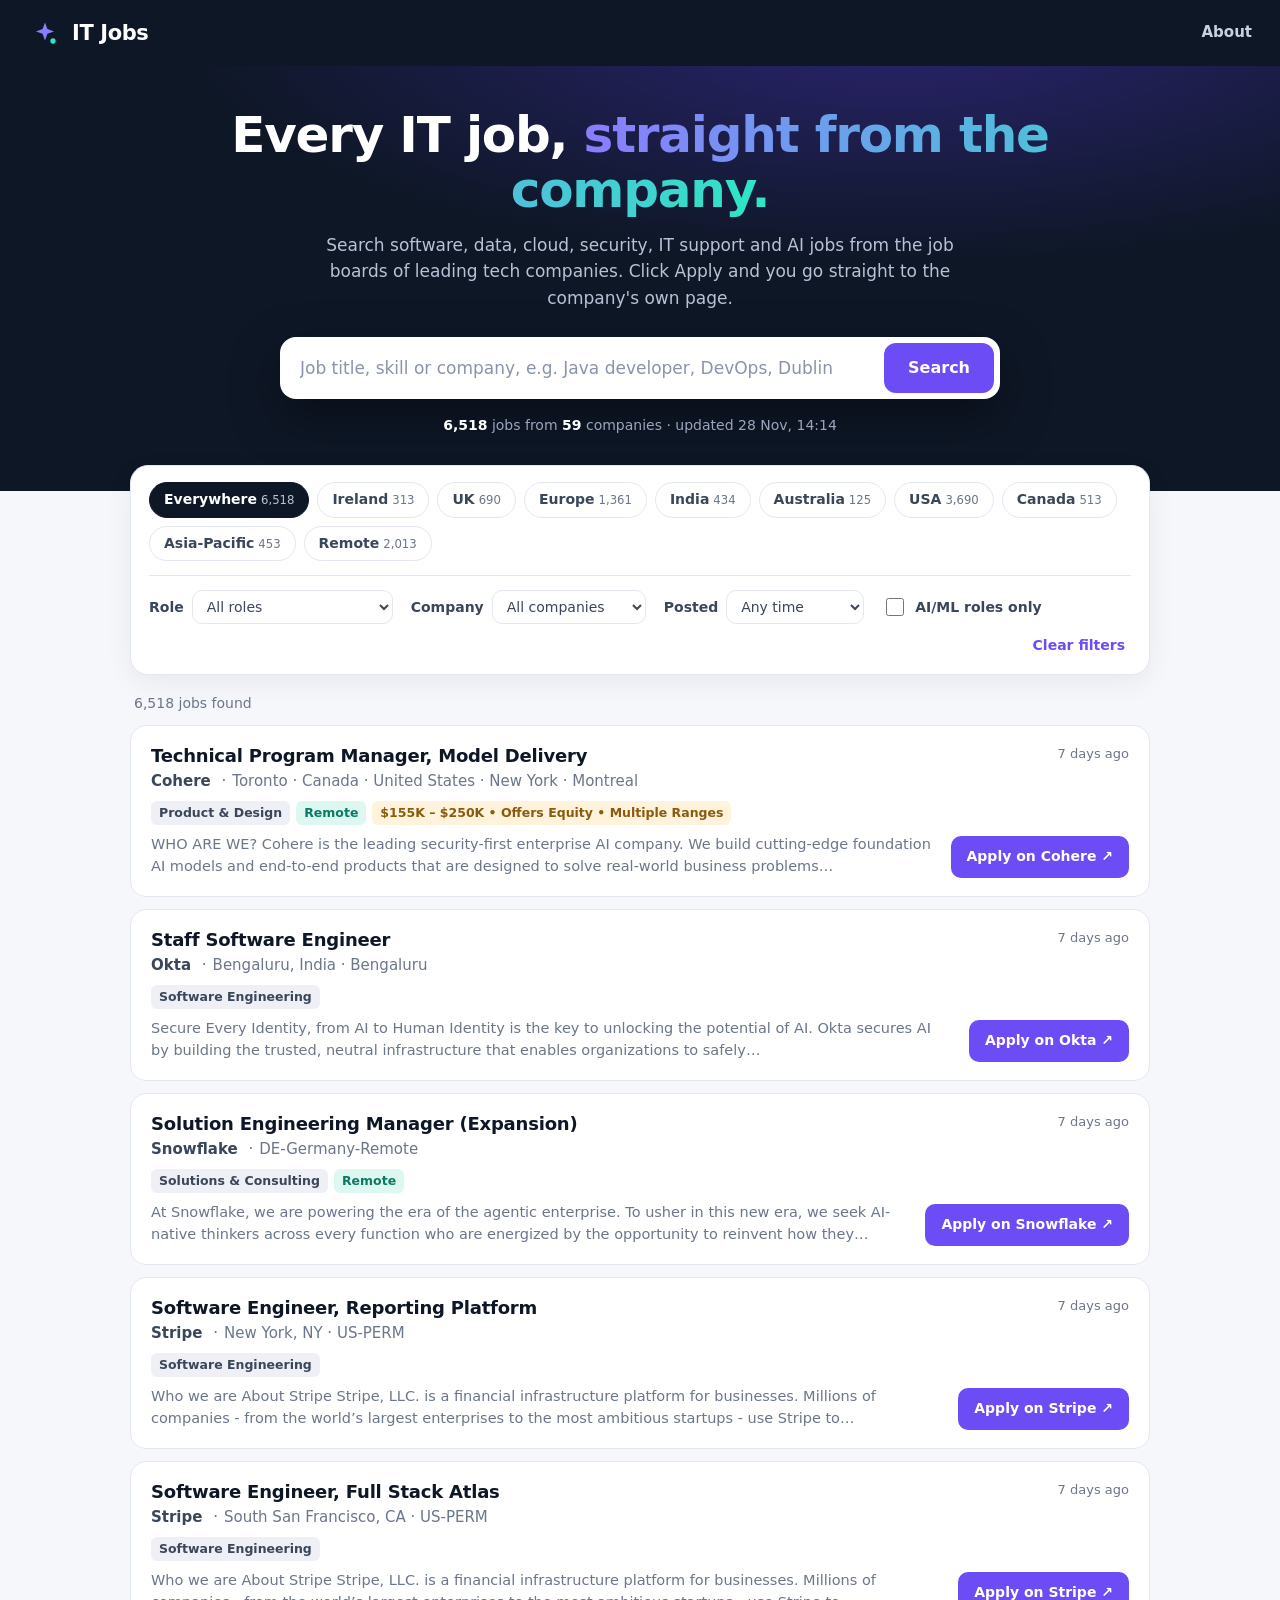
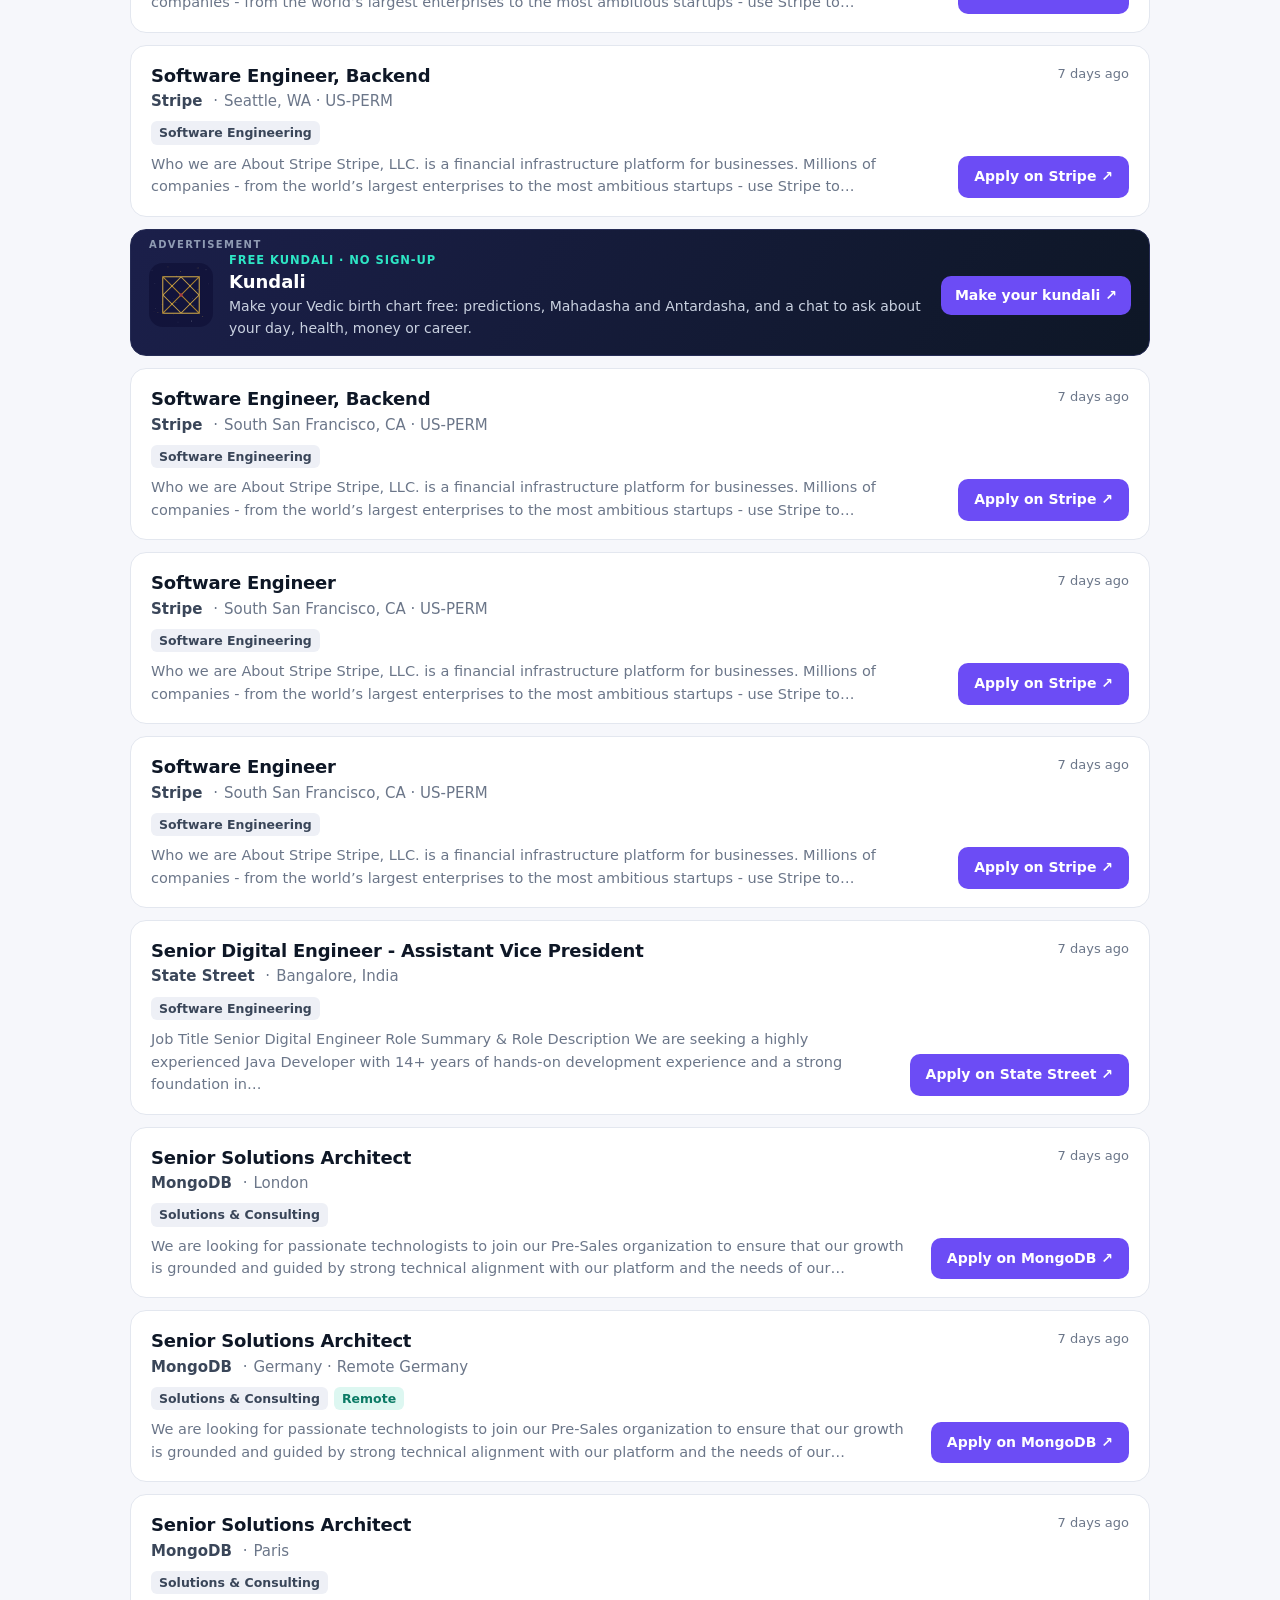
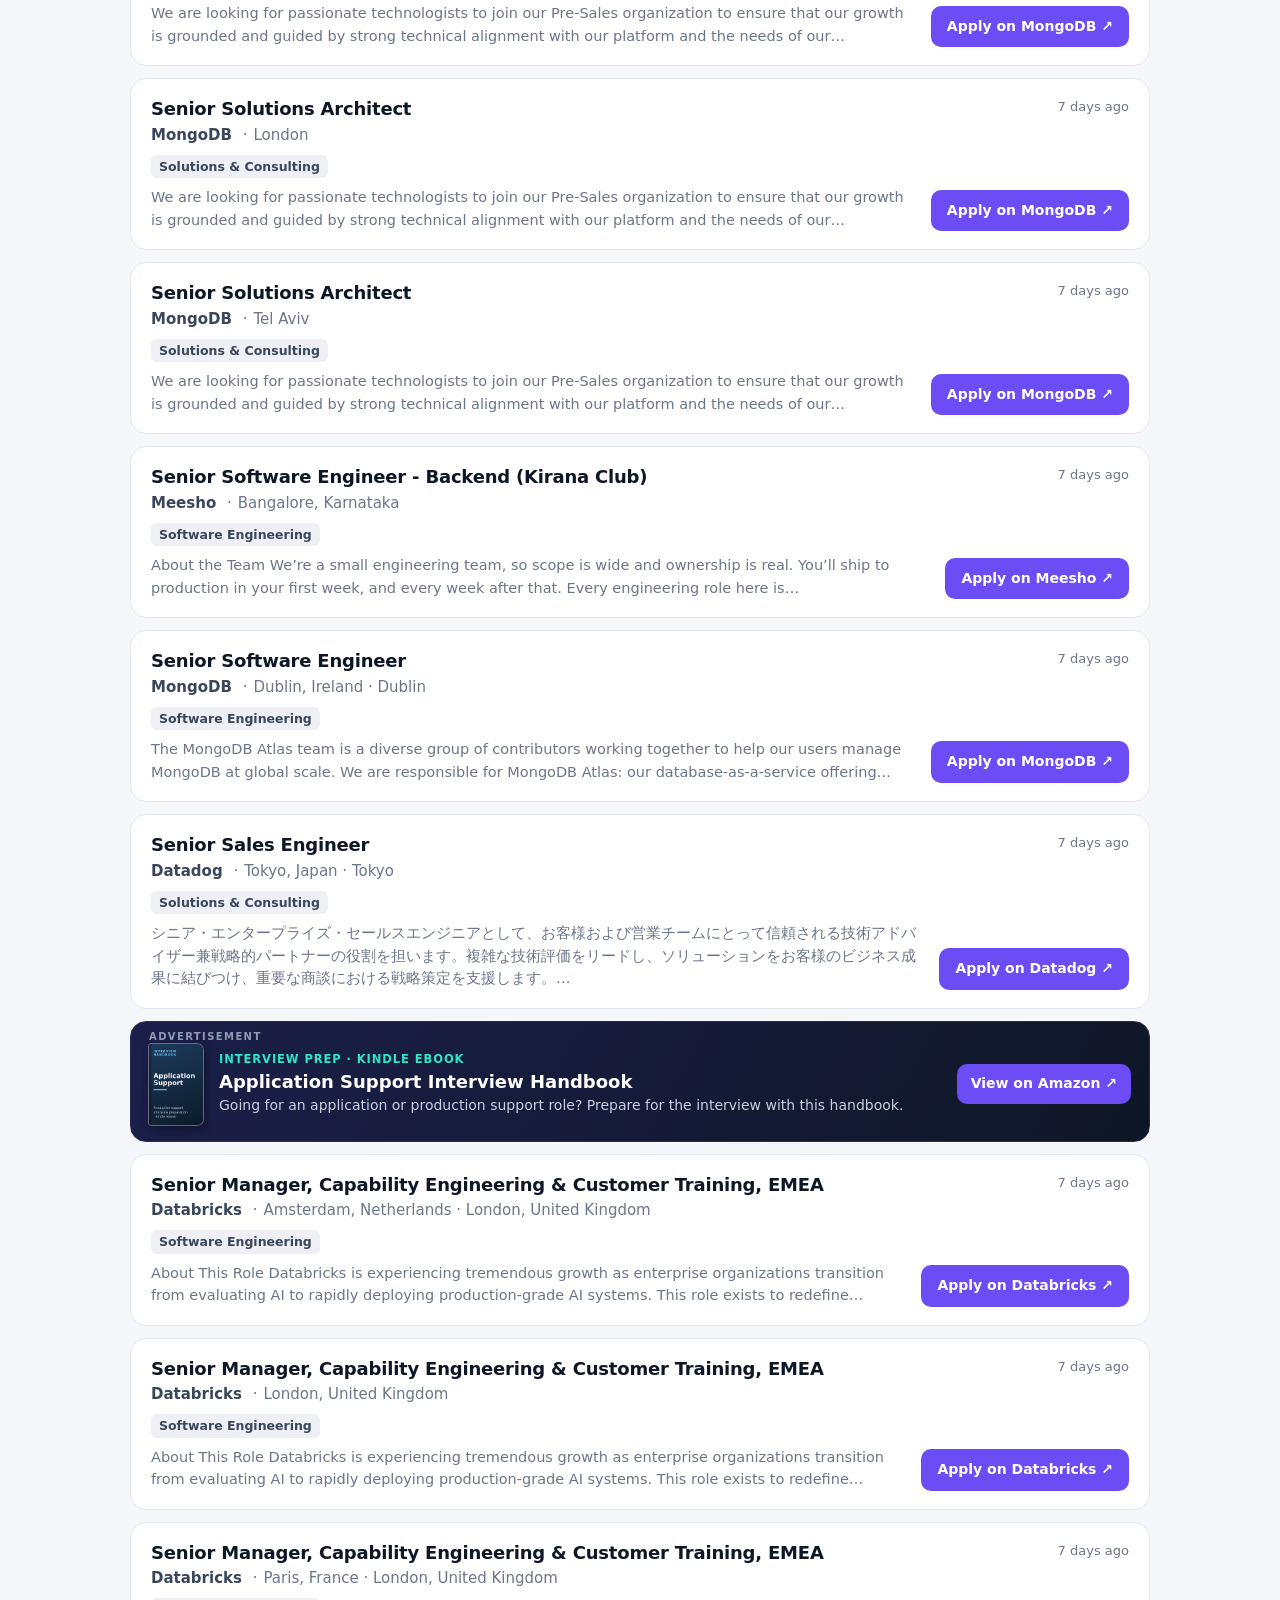
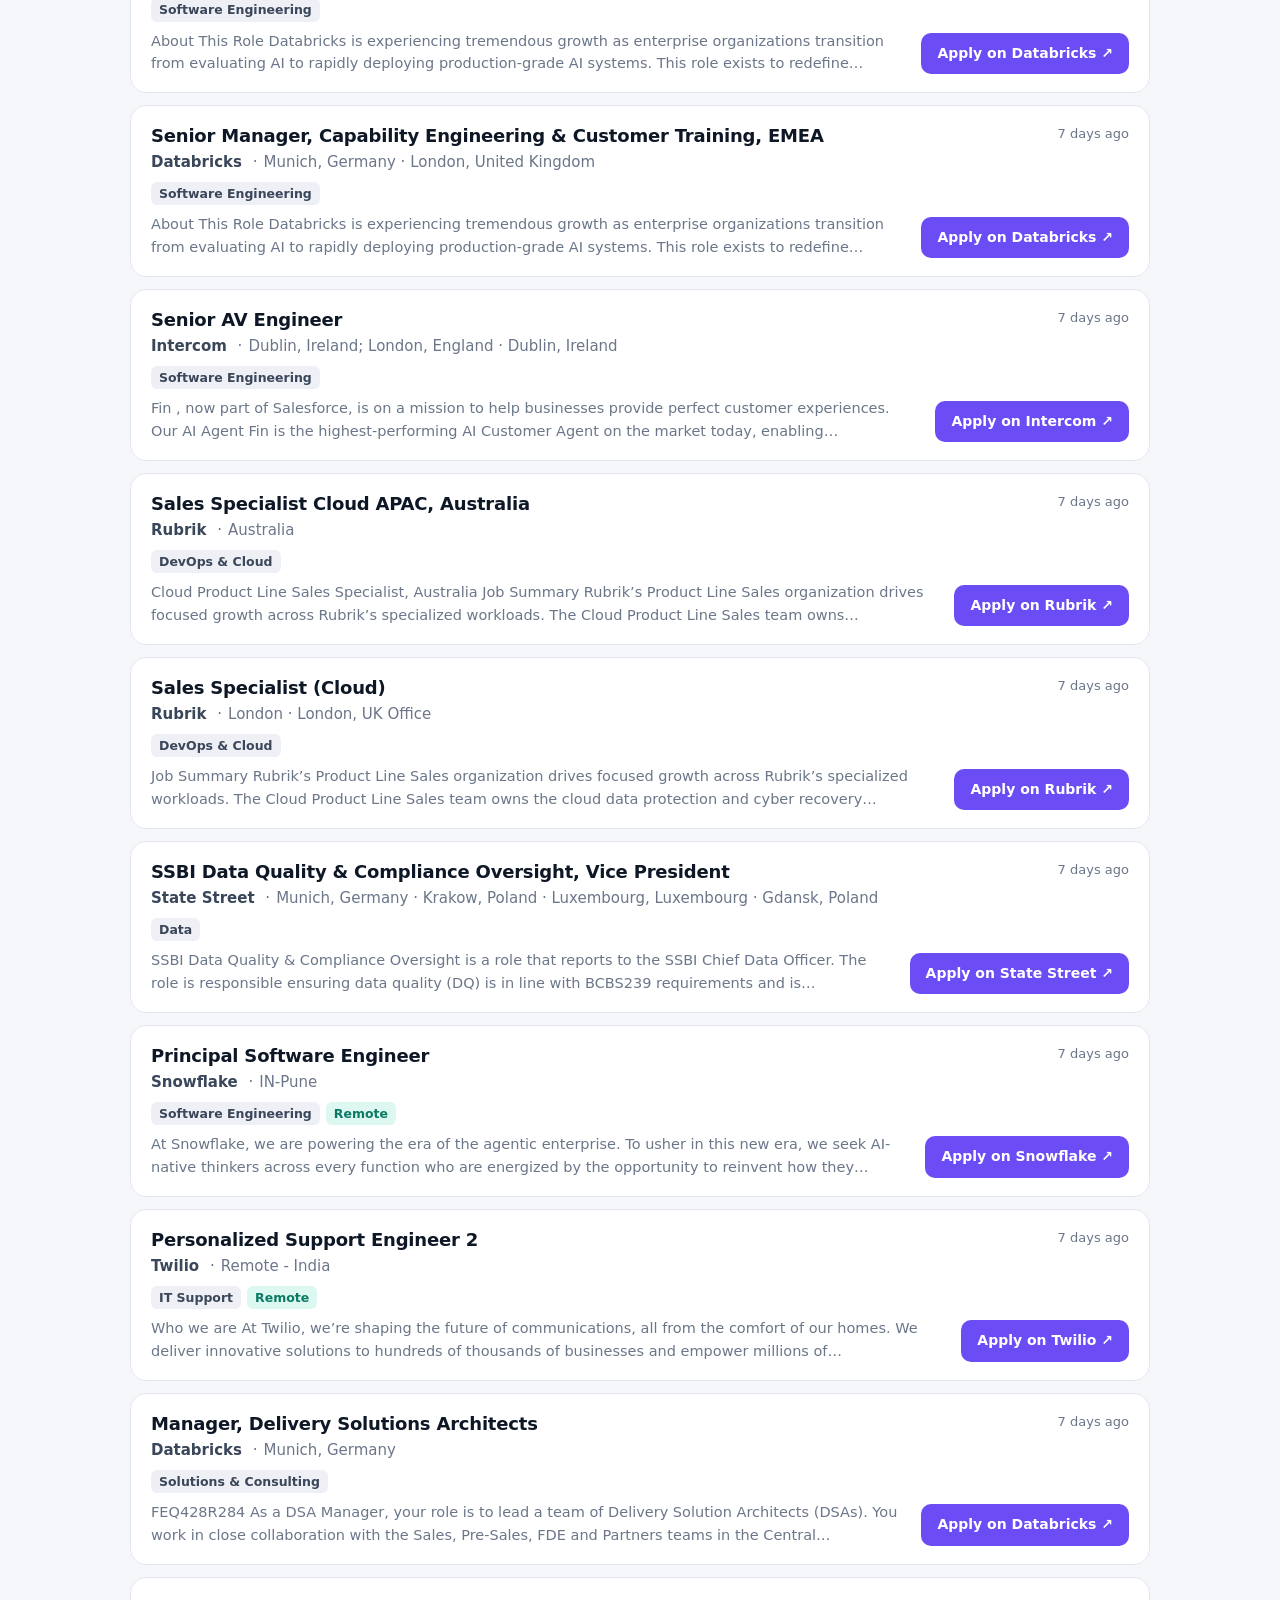
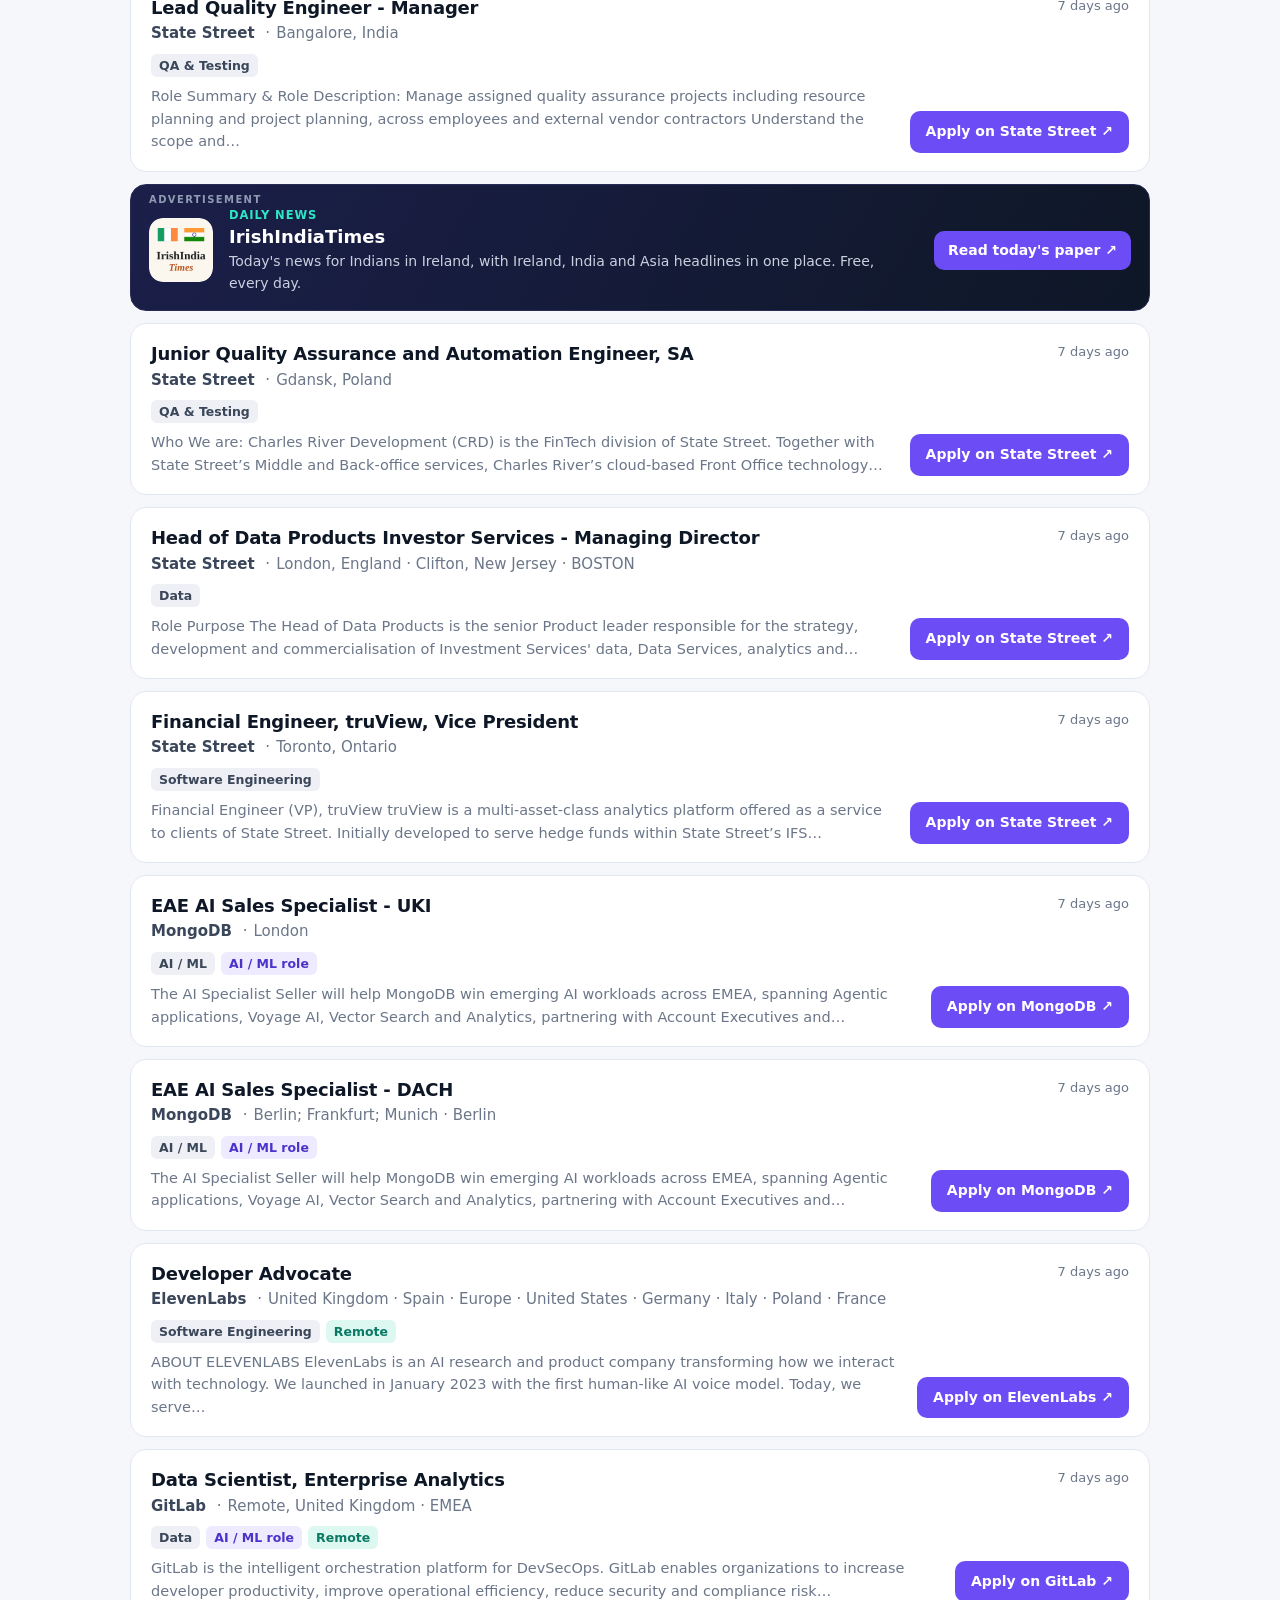
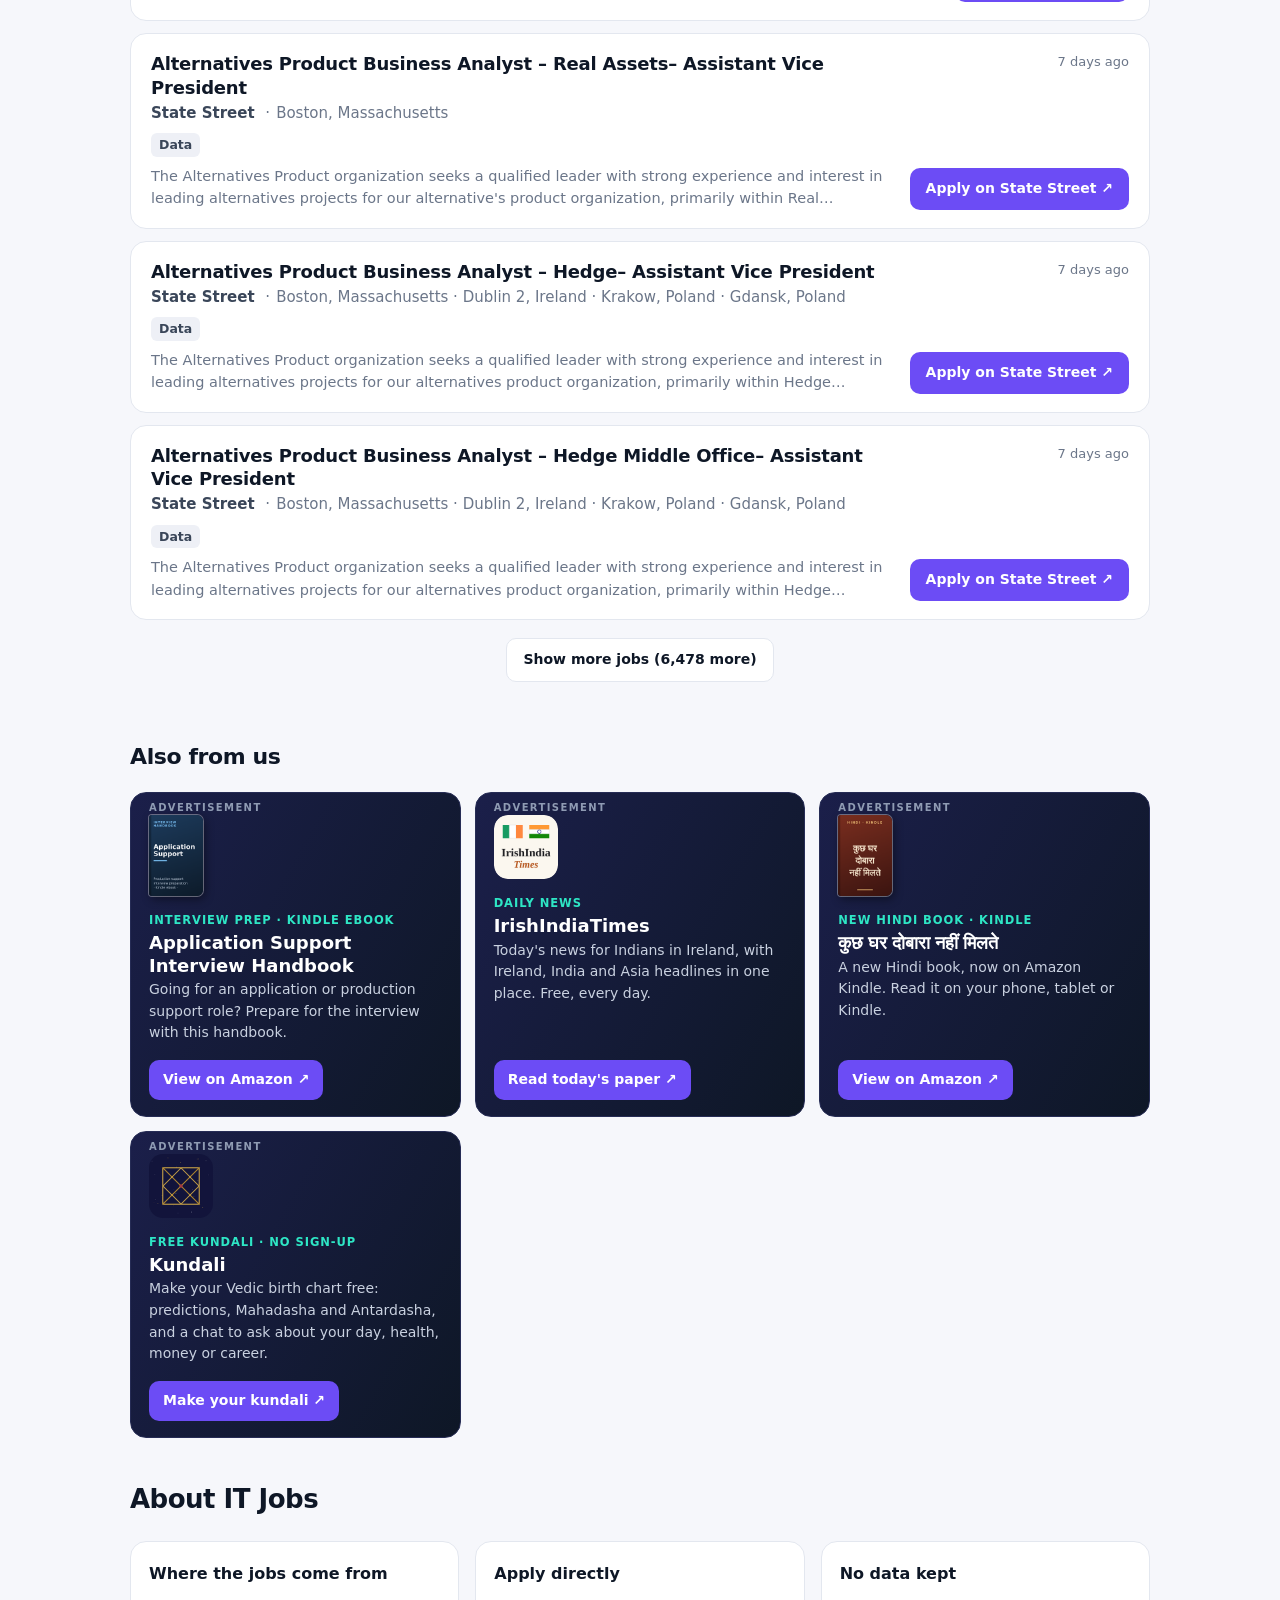
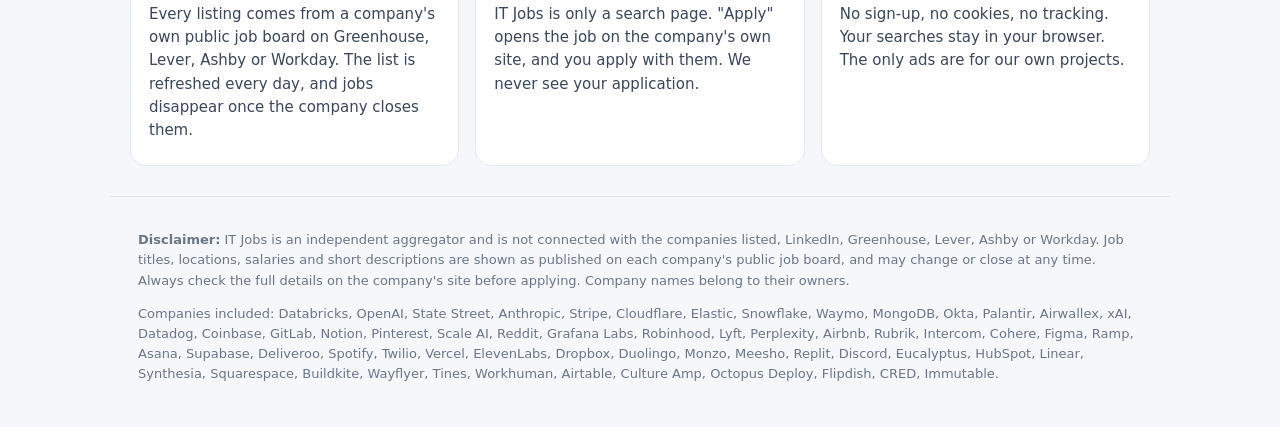
<file: docs/index.html>
<!doctype html>
<html lang="en">
<head>
<meta charset="utf-8">
<meta name="viewport" content="width=device-width, initial-scale=1">
<title>IT Jobs: every tech job, straight from the company</title>
<meta name="description" content="Free search of software, data, cloud, security, IT and AI jobs from tech companies' own job boards, in Ireland, India, Australia, the UK, Europe and beyond. Apply directly on the company website. No sign-up, no tracking.">
<meta name="theme-color" content="#0E1726">
<link rel="icon" href="icon.svg" type="image/svg+xml">
<link rel="stylesheet" href="style.css">
</head>
<body>
<header class="top">
  <a class="logo" href="./"><img src="icon.svg" alt=""><span>IT&nbsp;Jobs</span></a>
  <a class="about-link" href="#about">About</a>
</header>

<section class="hero">
  <h1>Every IT job, <span>straight from the company.</span></h1>
  <p class="sub">Search software, data, cloud, security, IT support and AI jobs from the job boards of leading tech companies. Click Apply and you go straight to the company's own page.</p>
  <form class="search" id="search" role="search">
    <input id="q" type="search" placeholder="Job title, skill or company, e.g. Java developer, DevOps, Dublin" autocomplete="off" aria-label="Search jobs">
    <button type="submit">Search</button>
  </form>
  <p class="stats" id="stats">Loading jobs…</p>
</section>

<main>
  <div class="filters" id="filters">
    <div class="chips" id="regions" aria-label="Where"></div>
    <div class="row">
      <label>Role <select id="cat"><option value="">All roles</option></select></label>
      <label>Company <select id="co"><option value="">All companies</option></select></label>
      <label>Posted <select id="days"><option value="">Any time</option><option value="1">Last 24 hours</option><option value="7">Last 7 days</option><option value="30">Last 30 days</option></select></label>
      <label class="toggle"><input type="checkbox" id="ai"> AI/ML roles only</label>
      <button class="link" id="reset" type="button">Clear filters</button>
    </div>
  </div>
  <p class="count" id="count"></p>
  <div id="list" class="list"></div>
  <div class="more"><button id="more" class="btn ghost" hidden>Show more jobs</button></div>
</main>

<section class="promos" id="promos" hidden>
  <h2>Also from us</h2>
  <div class="promo-grid" id="promo-grid"></div>
</section>

<section class="about" id="about">
  <h2>About IT Jobs</h2>
  <div class="cols">
    <div><h3>Where the jobs come from</h3><p>Every listing comes from a company's own public job board on Greenhouse, Lever, Ashby or Workday. The list is refreshed every day, and jobs disappear once the company closes them.</p></div>
    <div><h3>Apply directly</h3><p>IT Jobs is only a search page. "Apply" opens the job on the company's own site, and you apply with them. We never see your application.</p></div>
    <div><h3>No data kept</h3><p>No sign-up, no cookies, no tracking. Your searches stay in your browser. The only ads are for our own projects.</p></div>
  </div>
</section>

<footer class="foot">
  <p><b>Disclaimer:</b> IT Jobs is an independent aggregator and is not connected with the companies listed, LinkedIn, Greenhouse, Lever, Ashby or Workday.
  Job titles, locations, salaries and short descriptions are shown as published on each company's public job board, and may change or close at any time.
  Always check the full details on the company's site before applying. Company names belong to their owners.</p>
  <p id="sources"></p>
</footer>

<template id="card">
  <article class="job">
    <div class="job-main">
      <h3 class="title"></h3>
      <p class="meta"><b class="company"></b> <span class="where"></span></p>
      <p class="tags"></p>
      <p class="snip"></p>
    </div>
    <div class="job-side">
      <span class="when"></span>
      <a class="btn apply" target="_blank" rel="noopener nofollow"></a>
    </div>
  </article>
</template>
<script src="app.js"></script>
</body>
</html>
</file>
<file: docs/style.css>
:root {
  --ink: #0E1726; --ink2: #3A4659; --soft: #6B7689; --line: #E3E7EF; --bg: #F6F7FB; --card: #fff;
  --violet: #6C4CF5; --violet2: #8B7BFF; --teal: #12B89A; --amber: #B7791F;
  --font: "Inter", "Segoe UI", system-ui, -apple-system, Roboto, sans-serif;
}
* { box-sizing: border-box; }
html { scroll-behavior: smooth; }
body { margin: 0; font: 16px/1.55 var(--font); color: var(--ink); background: var(--bg); }
a { color: var(--violet); }
button, input, select { font: inherit; color: inherit; }

.top { display: flex; justify-content: space-between; align-items: center; padding: 16px 28px; background: var(--ink); }
.logo { display: flex; align-items: center; gap: 10px; color: #fff; text-decoration: none; font-weight: 800; font-size: 21px; letter-spacing: -.4px; }
.logo img { width: 34px; height: 34px; }
.about-link { color: #C9D1E0; text-decoration: none; font-weight: 600; font-size: 15px; }
.about-link:hover { color: #fff; }

.hero { background: radial-gradient(1200px 400px at 70% -10%, #2B2470 0%, var(--ink) 60%); color: #fff; padding: 42px 28px 54px; text-align: center; }
.hero h1 { font-size: clamp(30px, 5vw, 50px); line-height: 1.1; margin: 0 auto 14px; letter-spacing: -1.2px; max-width: 860px; }
.hero h1 span { background: linear-gradient(90deg, var(--violet2), #2EE6C5); -webkit-background-clip: text; background-clip: text; color: transparent; }
.sub { color: #B8C2D6; max-width: 640px; margin: 0 auto 26px; font-size: 17px; }
.search { display: flex; max-width: 720px; margin: 0 auto; background: #fff; border-radius: 16px; padding: 6px; box-shadow: 0 18px 50px rgba(0, 0, 0, .35); }
.search input { flex: 1; border: 0; padding: 12px 14px; font-size: 17px; outline: none; background: transparent; min-width: 0; color: var(--ink); caret-color: var(--violet); }
.search input::placeholder { color: #8A94A8; }
.search button { border: 0; background: var(--violet); color: #fff; font-weight: 700; padding: 0 24px; border-radius: 12px; cursor: pointer; }
.search button:hover { background: #5A3BE6; }
.stats { color: #9AA6BD; margin: 16px 0 0; font-size: 14px; }
.stats b { color: #fff; }

main { max-width: 1060px; margin: -26px auto 0; padding: 0 20px 40px; position: relative; }
.filters { background: var(--card); border: 1px solid var(--line); border-radius: 18px; padding: 16px 18px; box-shadow: 0 8px 28px rgba(14, 23, 38, .06); }
.chips { display: flex; flex-wrap: wrap; gap: 8px; }
.chip { border: 1px solid var(--line); background: #fff; border-radius: 999px; padding: 6px 14px; font-size: 14px; font-weight: 600; color: var(--ink2); cursor: pointer; }
.chip:hover { border-color: var(--violet2); }
.chip.on { background: var(--ink); color: #fff; border-color: var(--ink); }
.chip small { color: var(--soft); font-weight: 500; margin-left: 4px; }
.chip.on small { color: #B8C2D6; }
.row { display: flex; flex-wrap: wrap; gap: 10px 18px; align-items: center; margin-top: 14px; padding-top: 14px; border-top: 1px solid var(--line); }
.row label { font-size: 14px; font-weight: 600; color: var(--ink2); display: flex; align-items: center; gap: 8px; }
.row select { border: 1px solid var(--line); border-radius: 10px; padding: 7px 10px; background: #fff; font-weight: 500; max-width: 210px; }
.toggle input { width: 18px; height: 18px; accent-color: var(--violet); }
.link { border: 0; background: none; color: var(--violet); font-weight: 600; cursor: pointer; font-size: 14px; margin-left: auto; }
.count { color: var(--soft); font-size: 14px; margin: 18px 4px 10px; }

.list { display: grid; gap: 12px; }
.job { display: flex; gap: 18px; background: var(--card); border: 1px solid var(--line); border-radius: 16px; padding: 18px 20px; transition: border-color .15s, box-shadow .15s; }
.job:hover { border-color: #C9C0FF; box-shadow: 0 8px 24px rgba(108, 76, 245, .08); }
.job-main { flex: 1; min-width: 0; }
.title { margin: 0 0 3px; font-size: 18px; line-height: 1.3; letter-spacing: -.2px; }
.meta { margin: 0 0 8px; color: var(--ink2); font-size: 15px; }
.meta .where { color: var(--soft); }
.meta .where::before { content: "·"; margin: 0 6px; }
.tags { display: flex; flex-wrap: wrap; gap: 6px; margin: 0 0 8px; }
.tag { font-size: 12.5px; font-weight: 700; border-radius: 6px; padding: 2px 8px; background: #EEF0F6; color: var(--ink2); }
.tag.ai { background: #EEEAFF; color: #4B32C9; }
.tag.remote { background: #DDF7F1; color: #0B7A65; }
.tag.pay { background: #FFF3DC; color: #8A5A10; }
.snip { margin: 0; color: var(--soft); font-size: 14.5px; }
.job-side { display: flex; flex-direction: column; align-items: flex-end; justify-content: space-between; gap: 10px; flex: none; }
.when { color: var(--soft); font-size: 13px; white-space: nowrap; }
.btn { display: inline-block; border: 0; border-radius: 10px; padding: 10px 16px; font-weight: 700; font-size: 14px; text-decoration: none; cursor: pointer; white-space: nowrap; }
.apply { background: var(--violet); color: #fff; }
.apply:hover { background: #5A3BE6; }
.ghost { background: #fff; color: var(--ink); border: 1px solid var(--line); }
.more { text-align: center; margin-top: 18px; }
.empty { text-align: center; color: var(--soft); background: #fff; border: 1px dashed var(--line); border-radius: 16px; padding: 40px 20px; }
mark { background: #FFF1A8; color: inherit; border-radius: 3px; }

.about { max-width: 1060px; margin: 0 auto; padding: 10px 20px 30px; }
.about h2 { font-size: 26px; letter-spacing: -.5px; }
.cols { display: grid; grid-template-columns: repeat(3, 1fr); gap: 16px; }
.cols > div { background: #fff; border: 1px solid var(--line); border-radius: 16px; padding: 4px 18px 8px; }
.cols h3 { font-size: 16px; }
.cols p { color: var(--ink2); font-size: 15px; }
.foot { border-top: 1px solid var(--line); color: var(--soft); font-size: 13px; padding: 20px 28px 30px; max-width: 1060px; margin: 0 auto; }

/* ads */
.promo { position: relative; display: flex; align-items: center; gap: 16px; text-decoration: none; color: #fff; border-radius: 16px; padding: 22px 18px 16px;
  background: linear-gradient(120deg, #1B1F4A, #0E1726); border: 1px solid #262C55; transition: transform .15s, box-shadow .15s; }
.promo:hover { transform: translateY(-2px); box-shadow: 0 10px 26px rgba(14, 23, 38, .25); }
.promo-label { position: absolute; top: 7px; left: 18px; font-size: 10px; font-weight: 700; letter-spacing: .14em; text-transform: uppercase; color: #8F9BB3; }
.promo img { width: 64px; height: 64px; border-radius: 14px; flex: none; object-fit: cover; }
.promo img.book { width: 54px; height: 81px; border-radius: 3px 6px 6px 3px; box-shadow: 0 0 0 1px rgba(255, 255, 255, .35), 2px 3px 10px rgba(0, 0, 0, .45); }
.promo-text { flex: 1; min-width: 0; display: flex; flex-direction: column; gap: 2px; }
.promo-kicker { font-size: 11.5px; font-weight: 800; letter-spacing: .08em; text-transform: uppercase; color: #2EE6C5; }
.promo-text strong { font-size: 18px; line-height: 1.25; }
.promo-text strong[lang="hi"] { font-family: "Nirmala UI", "Mangal", "Noto Sans Devanagari", sans-serif; }
.promo-copy { font-size: 14px; color: #C9D1E0; }
.promo-cta { flex: none; background: var(--violet); color: #fff; font-weight: 700; font-size: 14px; border-radius: 10px; padding: 9px 14px; white-space: nowrap; }
.promos { max-width: 1060px; margin: 0 auto; padding: 0 20px 10px; }
.promos h2 { font-size: 22px; letter-spacing: -.4px; }
.promo-grid { display: grid; grid-template-columns: repeat(auto-fit, minmax(300px, 1fr)); gap: 14px; }
.promo-grid .promo { flex-direction: column; align-items: flex-start; }
.promo-grid .promo-cta { margin-top: auto; }

@media (max-width: 720px) {
  .promo { flex-wrap: wrap; }
  .promo-cta { width: 100%; text-align: center; }
  .top { padding: 14px 16px; }
  .hero { padding: 30px 16px 46px; }
  .search button { padding: 0 16px; }
  .job { flex-direction: column; gap: 10px; padding: 16px; }
  .job-side { flex-direction: row-reverse; align-items: center; }
  .cols { grid-template-columns: 1fr; }
  .link { margin-left: 0; }
  .row label { flex-wrap: wrap; }
}
</file>
